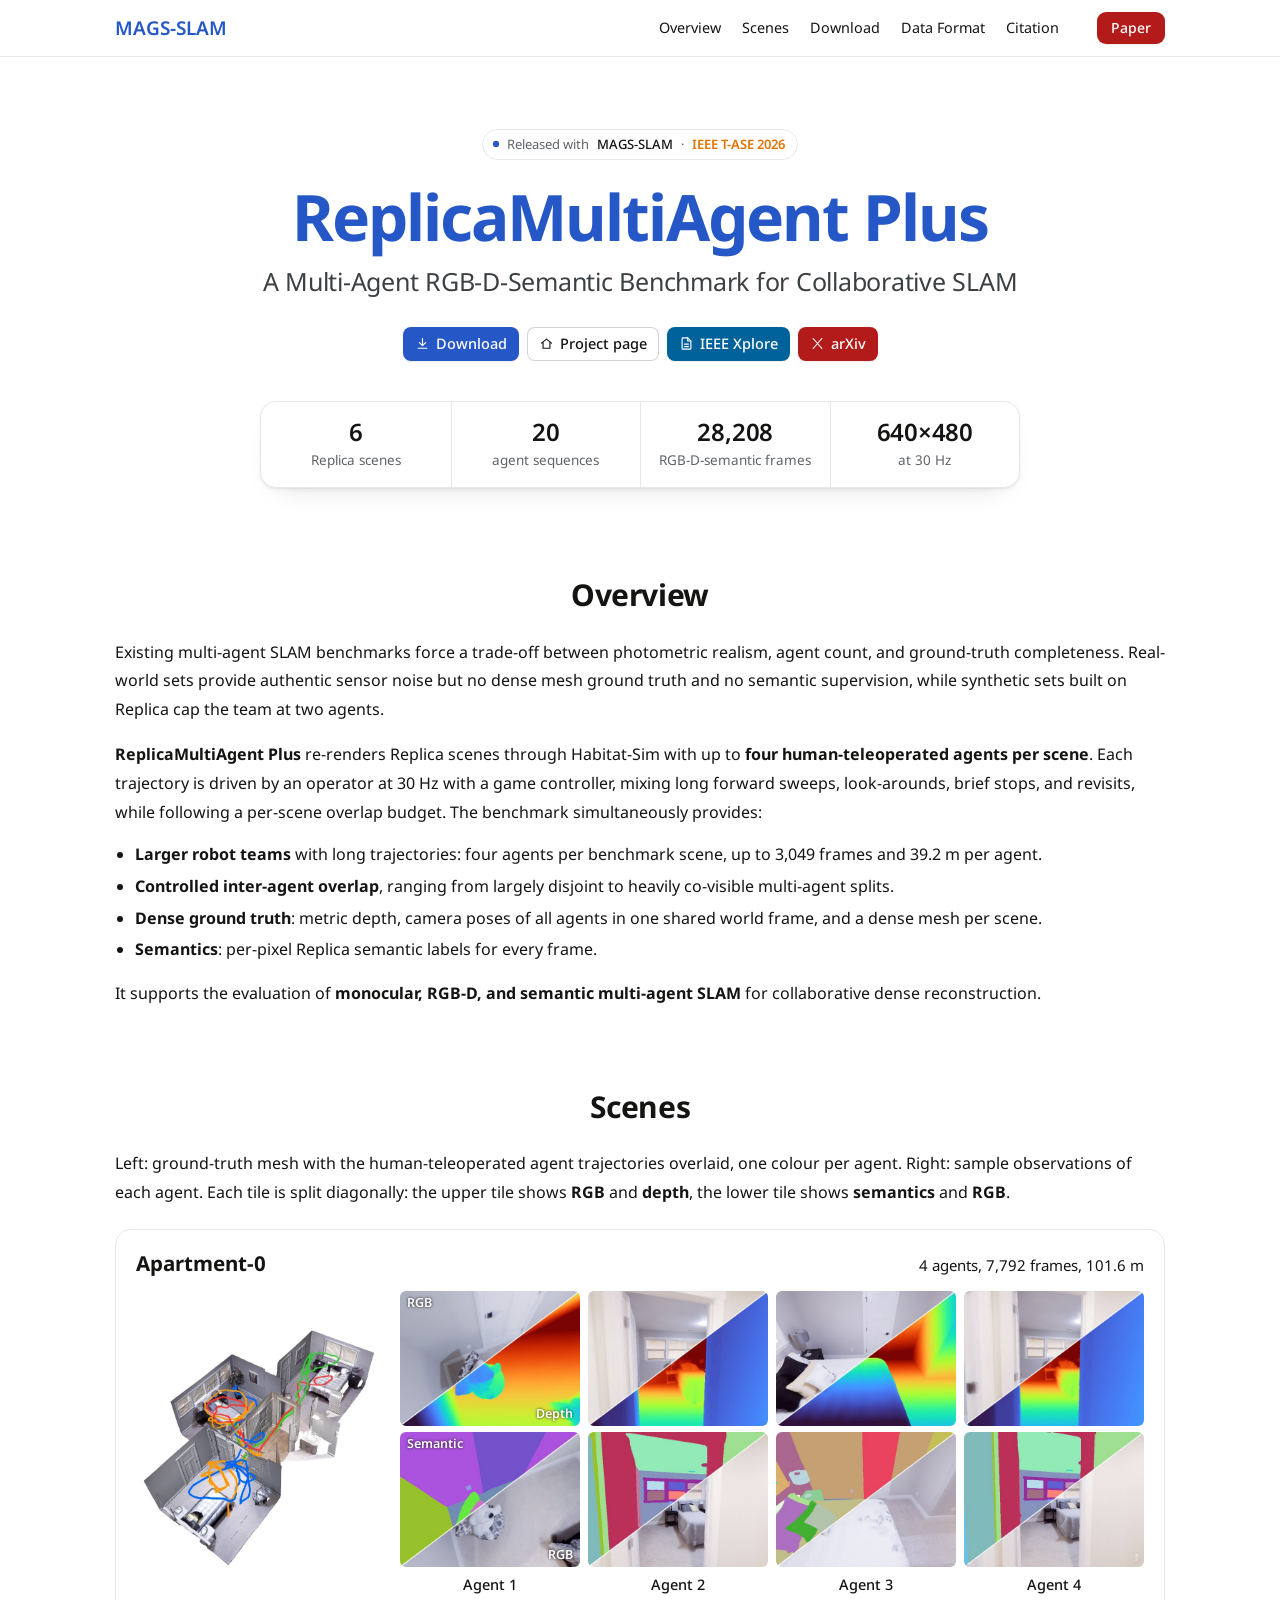
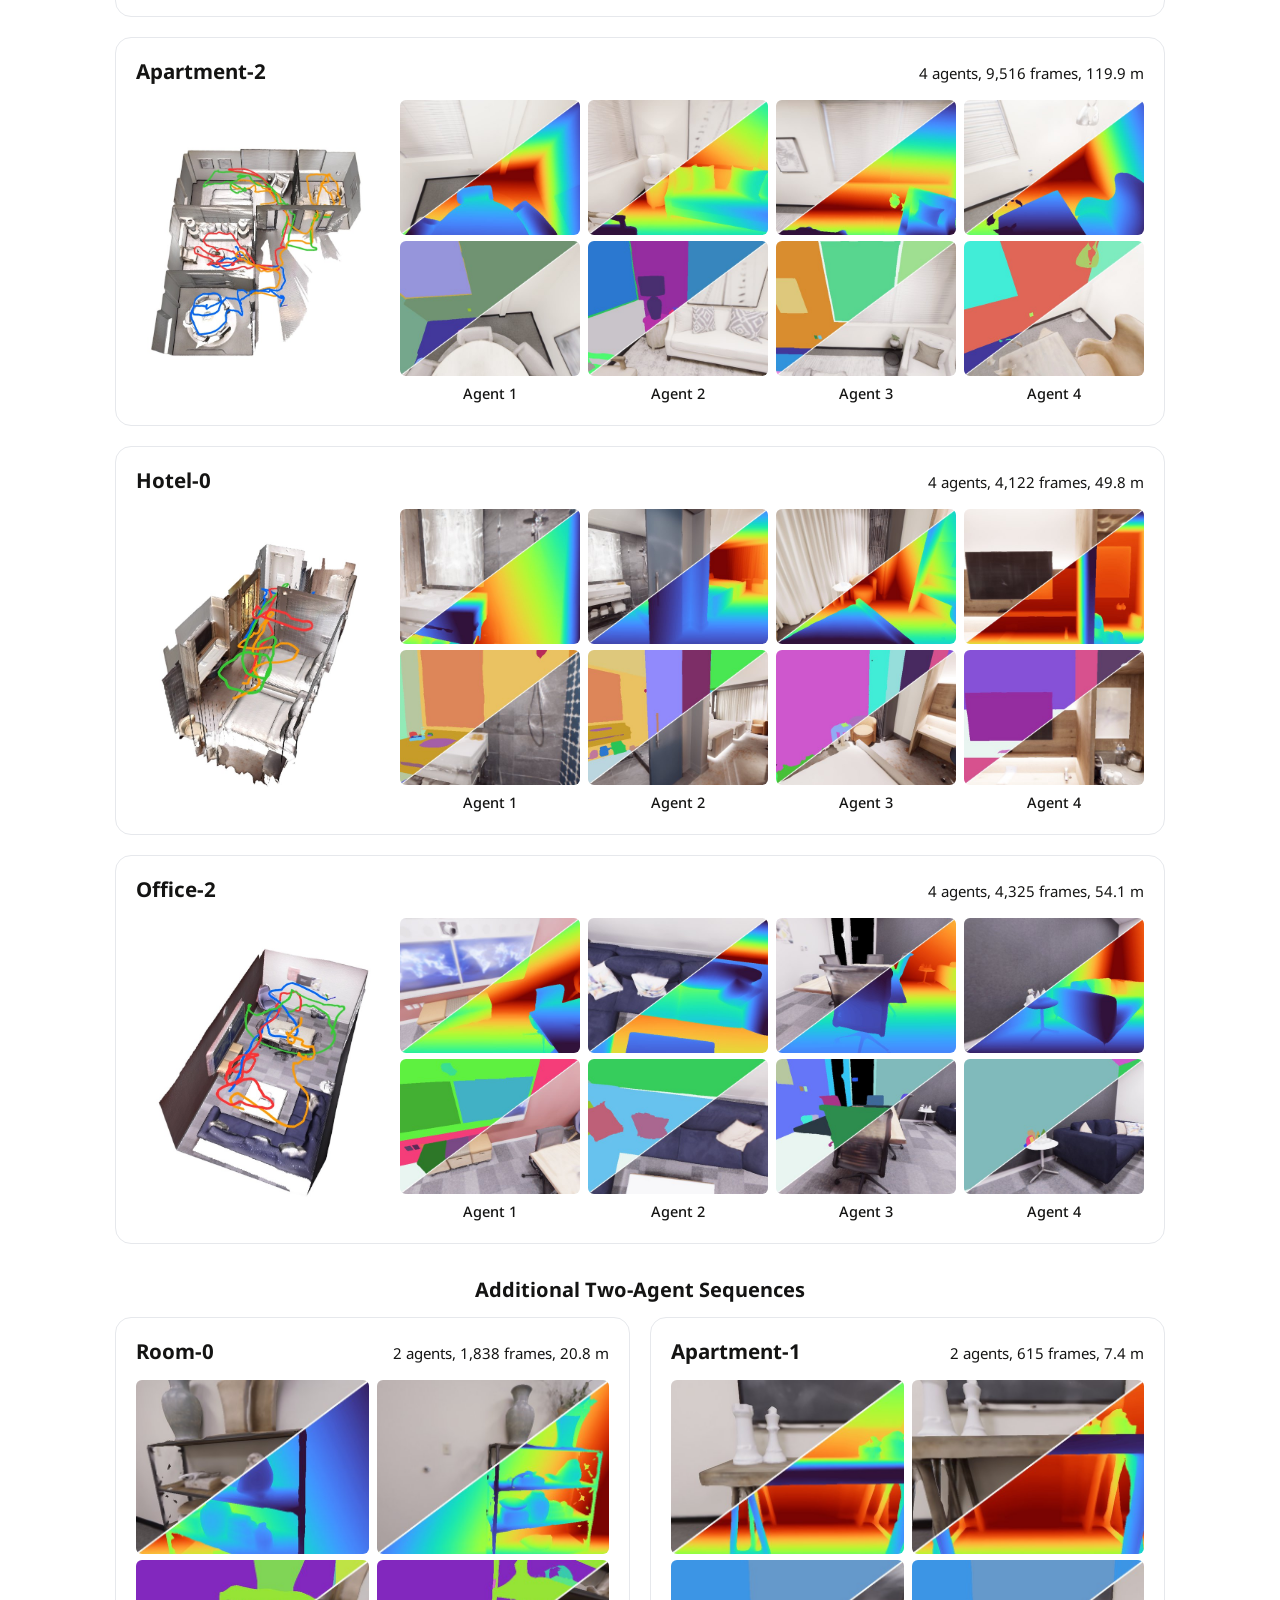
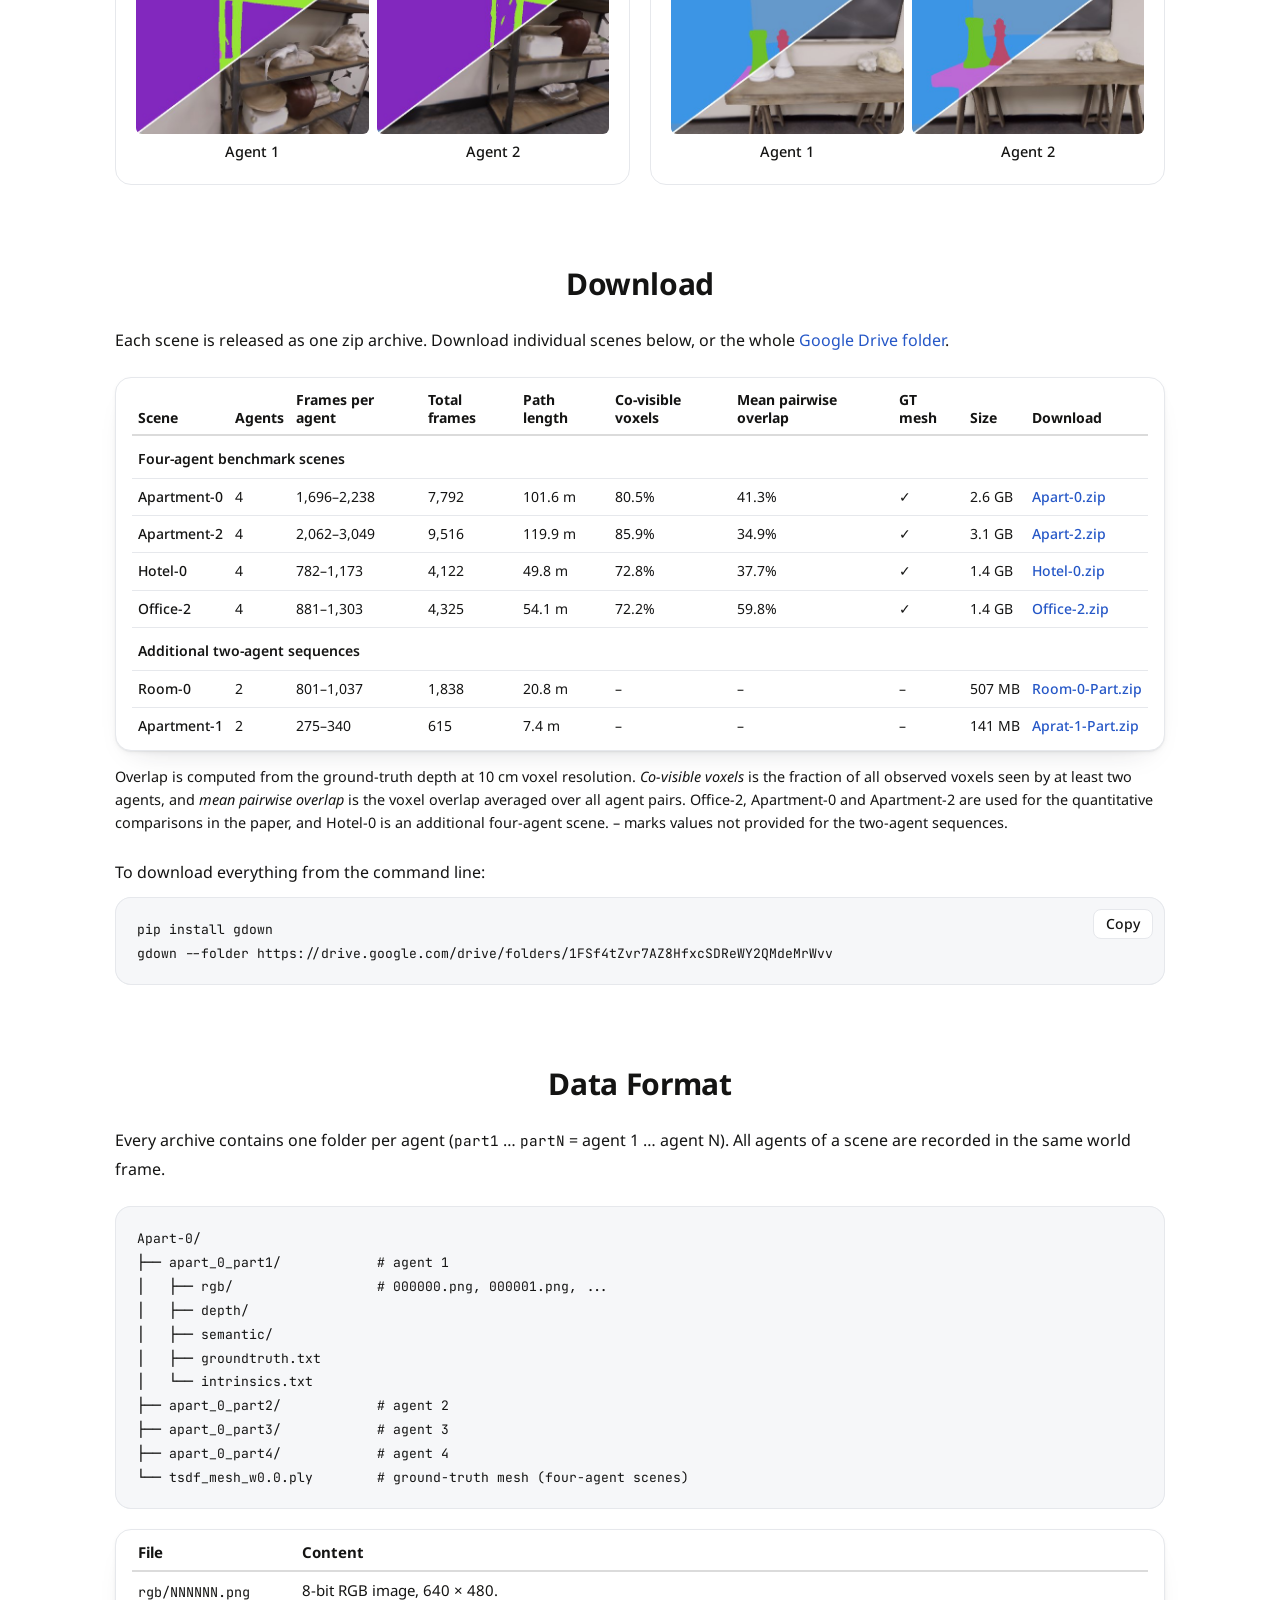
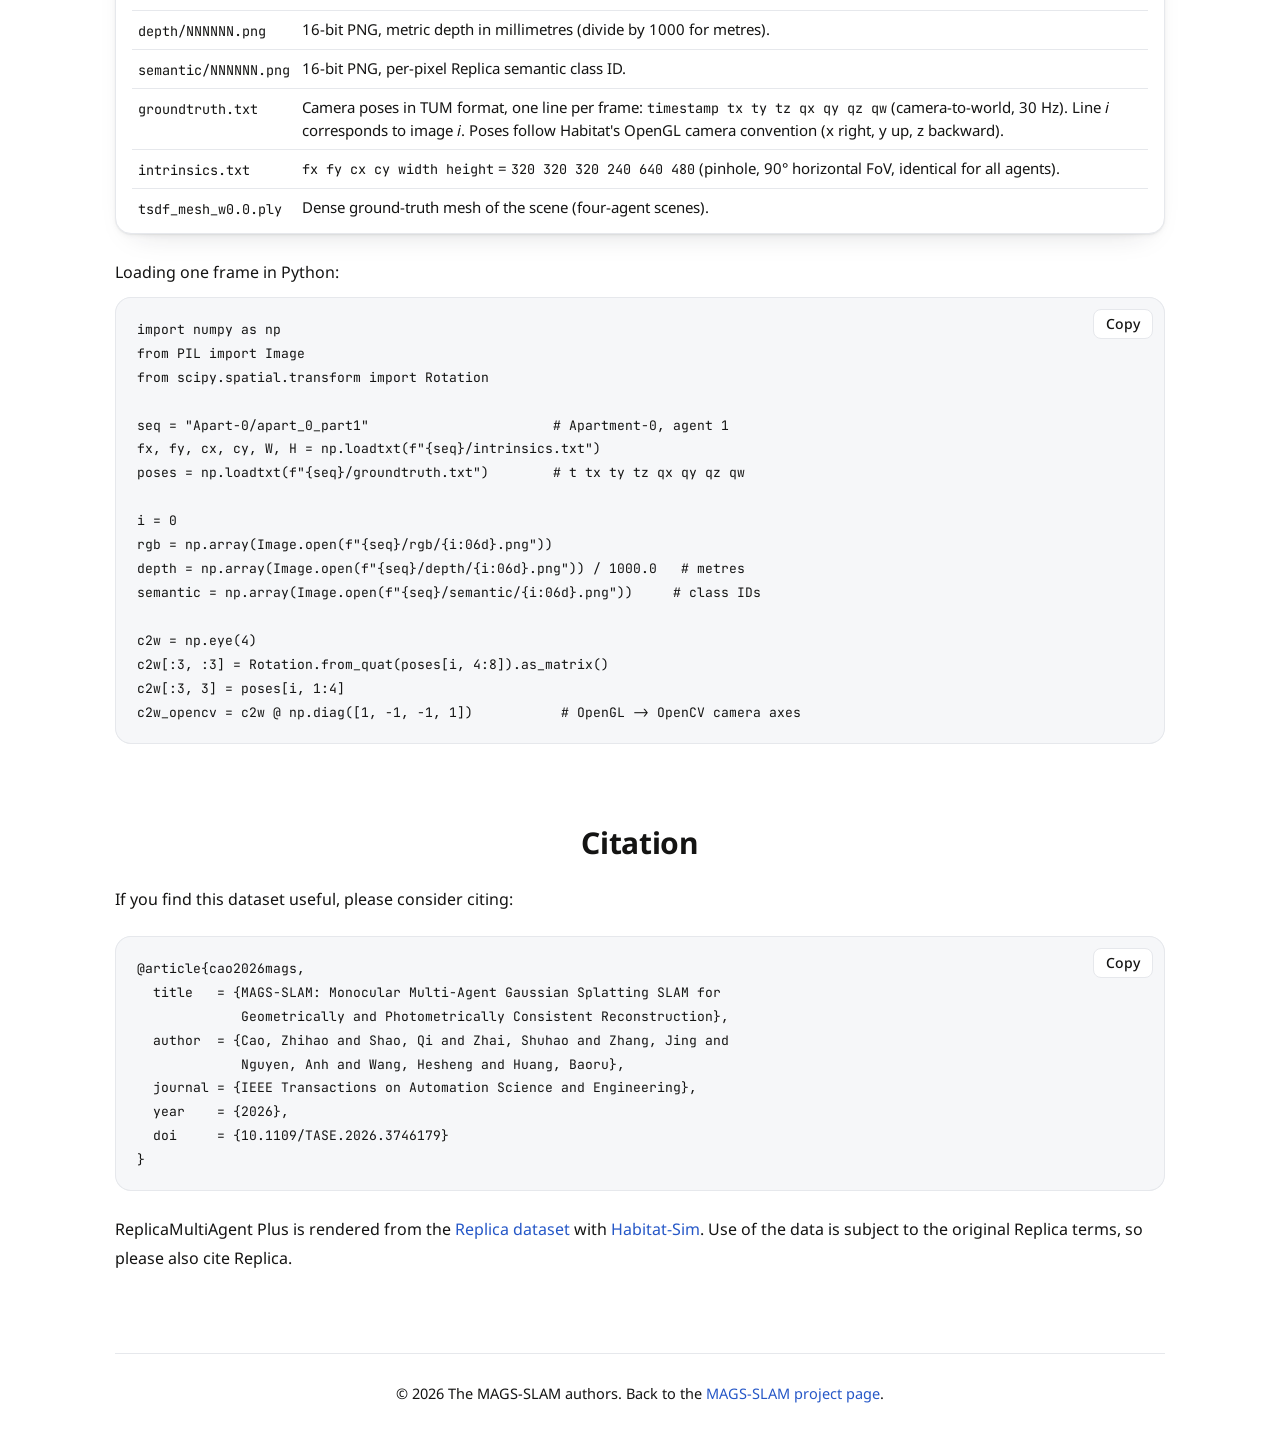
<file: dataset/index.html>
<!DOCTYPE html>
<html lang="en">

<head>
    <meta charset="utf-8">
    <meta name="viewport" content="width=device-width, initial-scale=1">
    <title>ReplicaMultiAgent Plus Dataset | MAGS-SLAM</title>
    <meta name="description" content="ReplicaMultiAgent Plus: a multi-agent RGB-D-semantic benchmark for collaborative SLAM, released with MAGS-SLAM (IEEE T-ASE 2026).">
    <meta name="keywords" content="Multi-agent SLAM, Collaborative SLAM, Gaussian Splatting, Dataset, Benchmark, Replica, Semantic SLAM">

    <meta property="og:type" content="website">
    <meta property="og:title" content="ReplicaMultiAgent Plus Dataset">
    <meta property="og:description" content="A multi-agent RGB-D-semantic benchmark for collaborative SLAM, released with MAGS-SLAM.">
    <meta property="og:url" content="https://mags-slam.github.io/dataset/">
    <meta property="og:image" content="https://mags-slam.github.io/static/images/og.jpg">
    <meta name="twitter:card" content="summary_large_image">
    <meta name="twitter:image" content="https://mags-slam.github.io/static/images/og.jpg">

    <link rel="preconnect" href="https://fonts.googleapis.com">
    <link rel="preconnect" href="https://fonts.gstatic.com" crossorigin>
    <link href="https://fonts.googleapis.com/css2?family=Google+Sans:wght@400;500;600;700&family=Noto+Sans:wght@400;500;700&family=JetBrains+Mono:wght@400;500&display=swap" rel="stylesheet">
    <link rel="stylesheet" href="../static/css/site.css?v=30">
</head>

<body>
    <header class="nav">
        <div class="nav-inner">
            <a class="nav-brand" href="../">MAGS-SLAM</a>
            <nav class="nav-links" aria-label="Sections">
                <a href="#overview">Overview</a>
                <a href="#scenes">Scenes</a>
                <a href="#download">Download</a>
                <a href="#format">Data Format</a>
                <a href="#citation">Citation</a>
            </nav>
            <a class="btn btn-arxiv btn-sm" href="https://arxiv.org/pdf/2605.10760" target="_blank" rel="noopener">Paper</a>
        </div>
    </header>

    <main id="top">
        <section class="hero hero-dataset wrap">
            <p class="eyebrow"><i></i>Released with <a href="../">MAGS-SLAM</a> &middot; <b>IEEE T-ASE 2026</b></p>
            <h1 class="title title-short"><span class="title-name">ReplicaMultiAgent Plus</span><span class="title-sub">A&nbsp;Multi&#8209;Agent RGB&#8209;D&#8209;Semantic Benchmark for Collaborative&nbsp;SLAM</span></h1>

            <div class="links">
                <a class="btn btn-data" href="https://drive.google.com/drive/folders/1FSf4tZvr7AZ8HfxcSDReWY2QMdeMrWvv" target="_blank" rel="noopener">
                    <svg viewBox="0 0 24 24" aria-hidden="true"><path d="M12 4v11M7 10.5l5 5 5-5M5 19.5h14"/></svg>
                    Download</a>
                <a class="btn btn-outline" href="../">
                    <svg viewBox="0 0 24 24" aria-hidden="true"><path d="M4 11.5 12 5l8 6.5M6.5 10v9.5h11V10"/></svg>
                    Project page</a>
                <a class="btn btn-ieee" href="https://doi.org/10.1109/TASE.2026.3746179" target="_blank" rel="noopener">
                    <svg viewBox="0 0 24 24" aria-hidden="true"><path d="M14 3H6a1 1 0 0 0-1 1v16a1 1 0 0 0 1 1h12a1 1 0 0 0 1-1V8z"/><path d="M14 3v5h5M9 13h6M9 17h6"/></svg>
                    IEEE Xplore</a>
                <a class="btn btn-arxiv" href="https://arxiv.org/abs/2605.10760" target="_blank" rel="noopener">
                    <svg viewBox="0 0 24 24" aria-hidden="true"><path d="M5 4l14 16M19 4L5 20"/></svg>
                    arXiv</a>
            </div>

            <dl class="stats">
                <div><dt>6</dt><dd>Replica scenes</dd></div>
                <div><dt>20</dt><dd>agent sequences</dd></div>
                <div><dt>28,208</dt><dd>RGB-D-semantic frames</dd></div>
                <div><dt>640&times;480</dt><dd>at 30 Hz</dd></div>
            </dl>
        </section>

        <section class="block wrap" id="overview">
            <h2>Overview</h2>
            <div class="prose">
                <p>Existing multi-agent SLAM benchmarks force a trade-off between photometric realism, agent count, and ground-truth completeness. Real-world sets provide authentic sensor noise but no dense mesh ground truth and no semantic supervision, while synthetic sets built on Replica cap the team at two agents.</p>
                <p><strong>ReplicaMultiAgent Plus</strong> re-renders Replica scenes through Habitat-Sim with up to <strong>four human-teleoperated agents per scene</strong>. Each trajectory is driven by an operator at 30&nbsp;Hz with a game controller, mixing long forward sweeps, look-arounds, brief stops, and revisits, while following a per-scene overlap budget. The benchmark simultaneously provides:</p>
                <ul class="features">
                    <li><strong>Larger robot teams</strong> with long trajectories: four agents per benchmark scene, up to 3,049 frames and 39.2&nbsp;m per agent.</li>
                    <li><strong>Controlled inter-agent overlap</strong>, ranging from largely disjoint to heavily co-visible multi-agent splits.</li>
                    <li><strong>Dense ground truth</strong>: metric depth, camera poses of all agents in one shared world frame, and a dense mesh per scene.</li>
                    <li><strong>Semantics</strong>: per-pixel Replica semantic labels for every frame.</li>
                </ul>
                <p>It supports the evaluation of <strong>monocular, RGB-D, and semantic multi-agent SLAM</strong> for collaborative dense reconstruction.</p>
            </div>
        </section>

        <section class="block wrap" id="scenes">
            <h2>Scenes</h2>
            <p class="intro">Left: ground-truth mesh with the human-teleoperated agent trajectories overlaid, one colour per agent. Right: sample observations of each agent. Each tile is split diagonally: the upper tile shows <strong>RGB</strong> and <strong>depth</strong>, the lower tile shows <strong>semantics</strong> and <strong>RGB</strong>.</p>

            <article class="scene">
                <header class="scene-head"><h3>Apartment-0</h3><span>4 agents, 7,792 frames, 101.6 m</span></header>
                <div class="scene-body">
                    <img class="scene-mesh" src="../static/dataset/apart0_mesh.jpg" alt="Apartment-0 ground-truth mesh with four agent trajectories" width="693" height="748" loading="lazy">
                    <div class="agents">
                        <figure>
                            <div class="tile"><img src="../static/dataset/apart0_agent1_rgbd.jpg" alt="Apartment-0, agent 1: RGB and depth" width="480" height="360" loading="lazy"><span class="tag tl">RGB</span><span class="tag br">Depth</span></div>
                            <div class="tile"><img src="../static/dataset/apart0_agent1_sem.jpg" alt="Apartment-0, agent 1: semantic and RGB" width="480" height="360" loading="lazy"><span class="tag tl">Semantic</span><span class="tag br">RGB</span></div>
                            <figcaption>Agent 1</figcaption>
                        </figure>
                        <figure>
                            <div class="tile"><img src="../static/dataset/apart0_agent2_rgbd.jpg" alt="Apartment-0, agent 2: RGB and depth" width="480" height="360" loading="lazy"></div>
                            <div class="tile"><img src="../static/dataset/apart0_agent2_sem.jpg" alt="Apartment-0, agent 2: semantic and RGB" width="480" height="360" loading="lazy"></div>
                            <figcaption>Agent 2</figcaption>
                        </figure>
                        <figure>
                            <div class="tile"><img src="../static/dataset/apart0_agent3_rgbd.jpg" alt="Apartment-0, agent 3: RGB and depth" width="480" height="360" loading="lazy"></div>
                            <div class="tile"><img src="../static/dataset/apart0_agent3_sem.jpg" alt="Apartment-0, agent 3: semantic and RGB" width="480" height="360" loading="lazy"></div>
                            <figcaption>Agent 3</figcaption>
                        </figure>
                        <figure>
                            <div class="tile"><img src="../static/dataset/apart0_agent4_rgbd.jpg" alt="Apartment-0, agent 4: RGB and depth" width="480" height="360" loading="lazy"></div>
                            <div class="tile"><img src="../static/dataset/apart0_agent4_sem.jpg" alt="Apartment-0, agent 4: semantic and RGB" width="480" height="360" loading="lazy"></div>
                            <figcaption>Agent 4</figcaption>
                        </figure>
                    </div>
                </div>
            </article>

            <article class="scene">
                <header class="scene-head"><h3>Apartment-2</h3><span>4 agents, 9,516 frames, 119.9 m</span></header>
                <div class="scene-body">
                    <img class="scene-mesh" src="../static/dataset/apart2_mesh.jpg" alt="Apartment-2 ground-truth mesh with four agent trajectories" width="693" height="748" loading="lazy">
                    <div class="agents">
                        <figure>
                            <div class="tile"><img src="../static/dataset/apart2_agent1_rgbd.jpg" alt="Apartment-2, agent 1: RGB and depth" width="480" height="360" loading="lazy"></div>
                            <div class="tile"><img src="../static/dataset/apart2_agent1_sem.jpg" alt="Apartment-2, agent 1: semantic and RGB" width="480" height="360" loading="lazy"></div>
                            <figcaption>Agent 1</figcaption>
                        </figure>
                        <figure>
                            <div class="tile"><img src="../static/dataset/apart2_agent2_rgbd.jpg" alt="Apartment-2, agent 2: RGB and depth" width="480" height="360" loading="lazy"></div>
                            <div class="tile"><img src="../static/dataset/apart2_agent2_sem.jpg" alt="Apartment-2, agent 2: semantic and RGB" width="480" height="360" loading="lazy"></div>
                            <figcaption>Agent 2</figcaption>
                        </figure>
                        <figure>
                            <div class="tile"><img src="../static/dataset/apart2_agent3_rgbd.jpg" alt="Apartment-2, agent 3: RGB and depth" width="480" height="360" loading="lazy"></div>
                            <div class="tile"><img src="../static/dataset/apart2_agent3_sem.jpg" alt="Apartment-2, agent 3: semantic and RGB" width="480" height="360" loading="lazy"></div>
                            <figcaption>Agent 3</figcaption>
                        </figure>
                        <figure>
                            <div class="tile"><img src="../static/dataset/apart2_agent4_rgbd.jpg" alt="Apartment-2, agent 4: RGB and depth" width="480" height="360" loading="lazy"></div>
                            <div class="tile"><img src="../static/dataset/apart2_agent4_sem.jpg" alt="Apartment-2, agent 4: semantic and RGB" width="480" height="360" loading="lazy"></div>
                            <figcaption>Agent 4</figcaption>
                        </figure>
                    </div>
                </div>
            </article>

            <article class="scene">
                <header class="scene-head"><h3>Hotel-0</h3><span>4 agents, 4,122 frames, 49.8 m</span></header>
                <div class="scene-body">
                    <img class="scene-mesh" src="../static/dataset/hotel0_mesh.jpg" alt="Hotel-0 ground-truth mesh with four agent trajectories" width="693" height="748" loading="lazy">
                    <div class="agents">
                        <figure>
                            <div class="tile"><img src="../static/dataset/hotel0_agent1_rgbd.jpg" alt="Hotel-0, agent 1: RGB and depth" width="480" height="360" loading="lazy"></div>
                            <div class="tile"><img src="../static/dataset/hotel0_agent1_sem.jpg" alt="Hotel-0, agent 1: semantic and RGB" width="480" height="360" loading="lazy"></div>
                            <figcaption>Agent 1</figcaption>
                        </figure>
                        <figure>
                            <div class="tile"><img src="../static/dataset/hotel0_agent2_rgbd.jpg" alt="Hotel-0, agent 2: RGB and depth" width="480" height="360" loading="lazy"></div>
                            <div class="tile"><img src="../static/dataset/hotel0_agent2_sem.jpg" alt="Hotel-0, agent 2: semantic and RGB" width="480" height="360" loading="lazy"></div>
                            <figcaption>Agent 2</figcaption>
                        </figure>
                        <figure>
                            <div class="tile"><img src="../static/dataset/hotel0_agent3_rgbd.jpg" alt="Hotel-0, agent 3: RGB and depth" width="480" height="360" loading="lazy"></div>
                            <div class="tile"><img src="../static/dataset/hotel0_agent3_sem.jpg" alt="Hotel-0, agent 3: semantic and RGB" width="480" height="360" loading="lazy"></div>
                            <figcaption>Agent 3</figcaption>
                        </figure>
                        <figure>
                            <div class="tile"><img src="../static/dataset/hotel0_agent4_rgbd.jpg" alt="Hotel-0, agent 4: RGB and depth" width="480" height="360" loading="lazy"></div>
                            <div class="tile"><img src="../static/dataset/hotel0_agent4_sem.jpg" alt="Hotel-0, agent 4: semantic and RGB" width="480" height="360" loading="lazy"></div>
                            <figcaption>Agent 4</figcaption>
                        </figure>
                    </div>
                </div>
            </article>

            <article class="scene">
                <header class="scene-head"><h3>Office-2</h3><span>4 agents, 4,325 frames, 54.1 m</span></header>
                <div class="scene-body">
                    <img class="scene-mesh" src="../static/dataset/office2_mesh.jpg" alt="Office-2 ground-truth mesh with four agent trajectories" width="693" height="748" loading="lazy">
                    <div class="agents">
                        <figure>
                            <div class="tile"><img src="../static/dataset/office2_agent1_rgbd.jpg" alt="Office-2, agent 1: RGB and depth" width="480" height="360" loading="lazy"></div>
                            <div class="tile"><img src="../static/dataset/office2_agent1_sem.jpg" alt="Office-2, agent 1: semantic and RGB" width="480" height="360" loading="lazy"></div>
                            <figcaption>Agent 1</figcaption>
                        </figure>
                        <figure>
                            <div class="tile"><img src="../static/dataset/office2_agent2_rgbd.jpg" alt="Office-2, agent 2: RGB and depth" width="480" height="360" loading="lazy"></div>
                            <div class="tile"><img src="../static/dataset/office2_agent2_sem.jpg" alt="Office-2, agent 2: semantic and RGB" width="480" height="360" loading="lazy"></div>
                            <figcaption>Agent 2</figcaption>
                        </figure>
                        <figure>
                            <div class="tile"><img src="../static/dataset/office2_agent3_rgbd.jpg" alt="Office-2, agent 3: RGB and depth" width="480" height="360" loading="lazy"></div>
                            <div class="tile"><img src="../static/dataset/office2_agent3_sem.jpg" alt="Office-2, agent 3: semantic and RGB" width="480" height="360" loading="lazy"></div>
                            <figcaption>Agent 3</figcaption>
                        </figure>
                        <figure>
                            <div class="tile"><img src="../static/dataset/office2_agent4_rgbd.jpg" alt="Office-2, agent 4: RGB and depth" width="480" height="360" loading="lazy"></div>
                            <div class="tile"><img src="../static/dataset/office2_agent4_sem.jpg" alt="Office-2, agent 4: semantic and RGB" width="480" height="360" loading="lazy"></div>
                            <figcaption>Agent 4</figcaption>
                        </figure>
                    </div>
                </div>
            </article>

            <h3 class="subhead">Additional Two-Agent Sequences</h3>
            <div class="scene-pair">
                <article class="scene">
                    <header class="scene-head"><h3>Room-0</h3><span>2 agents, 1,838 frames, 20.8 m</span></header>
                    <div class="agents is-two">
                        <figure>
                            <div class="tile"><img src="../static/dataset/room0_agent1_rgbd.jpg" alt="Room-0, agent 1: RGB and depth" width="480" height="360" loading="lazy"></div>
                            <div class="tile"><img src="../static/dataset/room0_agent1_sem.jpg" alt="Room-0, agent 1: semantic and RGB" width="480" height="360" loading="lazy"></div>
                            <figcaption>Agent 1</figcaption>
                        </figure>
                        <figure>
                            <div class="tile"><img src="../static/dataset/room0_agent2_rgbd.jpg" alt="Room-0, agent 2: RGB and depth" width="480" height="360" loading="lazy"></div>
                            <div class="tile"><img src="../static/dataset/room0_agent2_sem.jpg" alt="Room-0, agent 2: semantic and RGB" width="480" height="360" loading="lazy"></div>
                            <figcaption>Agent 2</figcaption>
                        </figure>
                    </div>
                </article>
                <article class="scene">
                    <header class="scene-head"><h3>Apartment-1</h3><span>2 agents, 615 frames, 7.4 m</span></header>
                    <div class="agents is-two">
                        <figure>
                            <div class="tile"><img src="../static/dataset/apart1_agent1_rgbd.jpg" alt="Apartment-1, agent 1: RGB and depth" width="480" height="360" loading="lazy"></div>
                            <div class="tile"><img src="../static/dataset/apart1_agent1_sem.jpg" alt="Apartment-1, agent 1: semantic and RGB" width="480" height="360" loading="lazy"></div>
                            <figcaption>Agent 1</figcaption>
                        </figure>
                        <figure>
                            <div class="tile"><img src="../static/dataset/apart1_agent2_rgbd.jpg" alt="Apartment-1, agent 2: RGB and depth" width="480" height="360" loading="lazy"></div>
                            <div class="tile"><img src="../static/dataset/apart1_agent2_sem.jpg" alt="Apartment-1, agent 2: semantic and RGB" width="480" height="360" loading="lazy"></div>
                            <figcaption>Agent 2</figcaption>
                        </figure>
                    </div>
                </article>
            </div>
        </section>

        <section class="block wrap" id="download">
            <h2>Download</h2>
            <p class="intro">Each scene is released as one zip archive. Download individual scenes below, or the whole <a href="https://drive.google.com/drive/folders/1FSf4tZvr7AZ8HfxcSDReWY2QMdeMrWvv" target="_blank" rel="noopener">Google Drive folder</a>.</p>

            <figure class="table-figure">
                <div class="table-scroll">
                    <table class="data">
                        <thead>
                            <tr>
                                <th scope="col">Scene</th>
                                <th scope="col">Agents</th>
                                <th scope="col">Frames per agent</th>
                                <th scope="col">Total frames</th>
                                <th scope="col">Path length</th>
                                <th scope="col">Co-visible voxels</th>
                                <th scope="col">Mean pairwise overlap</th>
                                <th scope="col">GT mesh</th>
                                <th scope="col">Size</th>
                                <th scope="col">Download</th>
                            </tr>
                        </thead>
                        <tbody>
                            <tr class="group-row"><td colspan="10">Four-agent benchmark scenes</td></tr>
                            <tr><th scope="row">Apartment-0</th><td>4</td><td>1,696&ndash;2,238</td><td>7,792</td><td>101.6 m</td><td>80.5%</td><td>41.3%</td><td>&#x2713;</td><td>2.6 GB</td><td><a href="https://drive.google.com/file/d/1QE28hqLz--6QYis_Mga-8BreljMOPITG/view?usp=sharing" target="_blank" rel="noopener">Apart-0.zip</a></td></tr>
                            <tr><th scope="row">Apartment-2</th><td>4</td><td>2,062&ndash;3,049</td><td>9,516</td><td>119.9 m</td><td>85.9%</td><td>34.9%</td><td>&#x2713;</td><td>3.1 GB</td><td><a href="https://drive.google.com/file/d/1d4FjtAXtJuTEPQrvEZVFxeAa9AJe-3g0/view?usp=sharing" target="_blank" rel="noopener">Apart-2.zip</a></td></tr>
                            <tr><th scope="row">Hotel-0</th><td>4</td><td>782&ndash;1,173</td><td>4,122</td><td>49.8 m</td><td>72.8%</td><td>37.7%</td><td>&#x2713;</td><td>1.4 GB</td><td><a href="https://drive.google.com/file/d/1erqTCfXgxfROpqrGzEqRjtZVDmPS18jh/view?usp=sharing" target="_blank" rel="noopener">Hotel-0.zip</a></td></tr>
                            <tr><th scope="row">Office-2</th><td>4</td><td>881&ndash;1,303</td><td>4,325</td><td>54.1 m</td><td>72.2%</td><td>59.8%</td><td>&#x2713;</td><td>1.4 GB</td><td><a href="https://drive.google.com/file/d/1jL7r1u0OeOe1X1Ep18Tcn9S0t7qZwFk4/view?usp=sharing" target="_blank" rel="noopener">Office-2.zip</a></td></tr>
                            <tr class="group-row"><td colspan="10">Additional two-agent sequences</td></tr>
                            <tr><th scope="row">Room-0</th><td>2</td><td>801&ndash;1,037</td><td>1,838</td><td>20.8 m</td><td>&ndash;</td><td>&ndash;</td><td>&ndash;</td><td>507 MB</td><td><a href="https://drive.google.com/file/d/1U3mAXhE_X4mWO3DWFFL-pjP9GrU-j1_c/view?usp=sharing" target="_blank" rel="noopener">Room-0-Part.zip</a></td></tr>
                            <tr><th scope="row">Apartment-1</th><td>2</td><td>275&ndash;340</td><td>615</td><td>7.4 m</td><td>&ndash;</td><td>&ndash;</td><td>&ndash;</td><td>141 MB</td><td><a href="https://drive.google.com/file/d/1haMNO_-lhqdcN3MLSbCx6kx_twKy5yiZ/view?usp=sharing" target="_blank" rel="noopener">Aprat-1-Part.zip</a></td></tr>
                        </tbody>
                    </table>
                </div>
                <figcaption>Overlap is computed from the ground-truth depth at 10&nbsp;cm voxel resolution. <em>Co-visible voxels</em> is the fraction of all observed voxels seen by at least two agents, and <em>mean pairwise overlap</em> is the voxel overlap averaged over all agent pairs. Office-2, Apartment-0 and Apartment-2 are used for the quantitative comparisons in the paper, and Hotel-0 is an additional four-agent scene. &ndash; marks values not provided for the two-agent sequences.</figcaption>
            </figure>

            <p class="intro intro-gap">To download everything from the command line:</p>
            <div class="code">
                <button type="button" class="copy" data-role="copy">Copy</button>
<pre><code>pip install gdown
gdown --folder https://drive.google.com/drive/folders/1FSf4tZvr7AZ8HfxcSDReWY2QMdeMrWvv</code></pre>
            </div>
        </section>

        <section class="block wrap" id="format">
            <h2>Data Format</h2>
            <p class="intro">Every archive contains one folder per agent (<code>part1</code> &hellip; <code>partN</code> = agent 1 &hellip; agent N). All agents of a scene are recorded in the same world frame.</p>
            <div class="code">
<pre><code>Apart-0/
├── apart_0_part1/            # agent 1
│   ├── rgb/                  # 000000.png, 000001.png, ...
│   ├── depth/
│   ├── semantic/
│   ├── groundtruth.txt
│   └── intrinsics.txt
├── apart_0_part2/            # agent 2
├── apart_0_part3/            # agent 3
├── apart_0_part4/            # agent 4
└── tsdf_mesh_w0.0.ply        # ground-truth mesh (four-agent scenes)</code></pre>
            </div>

            <div class="table-scroll table-gap">
                <table class="data files">
                    <thead><tr><th scope="col">File</th><th scope="col">Content</th></tr></thead>
                    <tbody>
                        <tr><th scope="row"><code>rgb/NNNNNN.png</code></th><td>8-bit RGB image, 640 &times; 480.</td></tr>
                        <tr><th scope="row"><code>depth/NNNNNN.png</code></th><td>16-bit PNG, metric depth in millimetres (divide by 1000 for metres).</td></tr>
                        <tr><th scope="row"><code>semantic/NNNNNN.png</code></th><td>16-bit PNG, per-pixel Replica semantic class ID.</td></tr>
                        <tr><th scope="row"><code>groundtruth.txt</code></th><td>Camera poses in TUM format, one line per frame: <code>timestamp tx ty tz qx qy qz qw</code> (camera-to-world, 30&nbsp;Hz). Line <em>i</em> corresponds to image <em>i</em>. Poses follow Habitat's OpenGL camera convention (x right, y up, z backward).</td></tr>
                        <tr><th scope="row"><code>intrinsics.txt</code></th><td><code>fx fy cx cy width height</code> = <code>320 320 320 240 640 480</code> (pinhole, 90&deg; horizontal FoV, identical for all agents).</td></tr>
                        <tr><th scope="row"><code>tsdf_mesh_w0.0.ply</code></th><td>Dense ground-truth mesh of the scene (four-agent scenes).</td></tr>
                    </tbody>
                </table>
            </div>

            <p class="intro intro-gap">Loading one frame in Python:</p>
            <div class="code">
                <button type="button" class="copy" data-role="copy">Copy</button>
<pre><code>import numpy as np
from PIL import Image
from scipy.spatial.transform import Rotation

seq = "Apart-0/apart_0_part1"                       # Apartment-0, agent 1
fx, fy, cx, cy, W, H = np.loadtxt(f"{seq}/intrinsics.txt")
poses = np.loadtxt(f"{seq}/groundtruth.txt")        # t tx ty tz qx qy qz qw

i = 0
rgb = np.array(Image.open(f"{seq}/rgb/{i:06d}.png"))
depth = np.array(Image.open(f"{seq}/depth/{i:06d}.png")) / 1000.0   # metres
semantic = np.array(Image.open(f"{seq}/semantic/{i:06d}.png"))     # class IDs

c2w = np.eye(4)
c2w[:3, :3] = Rotation.from_quat(poses[i, 4:8]).as_matrix()
c2w[:3, 3] = poses[i, 1:4]
c2w_opencv = c2w @ np.diag([1, -1, -1, 1])           # OpenGL -> OpenCV camera axes</code></pre>
            </div>
        </section>

        <section class="block wrap" id="citation">
            <h2>Citation</h2>
            <p class="intro">If you find this dataset useful, please consider citing:</p>
            <div class="code">
                <button type="button" class="copy" data-role="copy">Copy</button>
<pre><code>@article{cao2026mags,
  title   = {MAGS-SLAM: Monocular Multi-Agent Gaussian Splatting SLAM for
             Geometrically and Photometrically Consistent Reconstruction},
  author  = {Cao, Zhihao and Shao, Qi and Zhai, Shuhao and Zhang, Jing and
             Nguyen, Anh and Wang, Hesheng and Huang, Baoru},
  journal = {IEEE Transactions on Automation Science and Engineering},
  year    = {2026},
  doi     = {10.1109/TASE.2026.3746179}
}</code></pre>
            </div>
            <p class="intro intro-gap">ReplicaMultiAgent Plus is rendered from the <a href="https://github.com/facebookresearch/Replica-Dataset" target="_blank" rel="noopener">Replica dataset</a> with <a href="https://github.com/facebookresearch/habitat-sim" target="_blank" rel="noopener">Habitat-Sim</a>. Use of the data is subject to the original Replica terms, so please also cite Replica.</p>
        </section>
    </main>

    <footer class="footer wrap">
        <p>&copy; 2026 The MAGS-SLAM authors. Back to the <a href="../">MAGS-SLAM project page</a>.</p>
    </footer>

    <script>
        document.querySelectorAll('[data-role="copy"]').forEach(btn => btn.addEventListener('click', async () => {
            try {
                await navigator.clipboard.writeText(btn.parentElement.querySelector('code').textContent);
                btn.textContent = 'Copied';
            } catch (e) {
                btn.textContent = 'Press Ctrl+C';
            }
            setTimeout(() => { btn.textContent = 'Copy'; }, 1600);
        }));
    </script>
</body>

</html>
</file>
<file: static/css/site.css>
/* site.css — MAGS-SLAM project page */

:root {
    --ink: #141413;
    --accent: #2557c7;
    --accent-ink: #1b449e;
    --accent-tint: #eef3fd;
    --coral: #4a78da;
    --venue: #e37400;
    --line: #e6e8ec;
    --surface: #f6f7f9;
    --stage: #f6f7f9;
    --arxiv: #b31b1b;
    --github: #2e3136;
    --ieee: #00629b;
    --content: 1050px;
    --serif: 'Google Sans', 'Noto Sans', -apple-system, BlinkMacSystemFont, 'Segoe UI', sans-serif;
    --sans: 'Noto Sans', -apple-system, BlinkMacSystemFont, 'Segoe UI', sans-serif;
    --mono: ui-monospace, 'SF Mono', 'JetBrains Mono', Menlo, Consolas, monospace;
    --radius: 16px;
    --sheet-shadow: 0 1px 1px rgba(30, 34, 42, 0.05), 0 2px 6px -2px rgba(30, 34, 42, 0.08), 0 14px 30px -20px rgba(30, 34, 42, 0.22);
}

*, *::before, *::after { box-sizing: border-box; }

html { scroll-behavior: smooth; scroll-padding-top: 72px; -webkit-text-size-adjust: 100%; }

body {
    margin: 0;
    background: #fff;
    color: var(--ink);
    font: 400 16px/1.6 var(--sans);
    -webkit-font-smoothing: antialiased;
    text-rendering: optimizeLegibility;
}

a { color: var(--accent); text-decoration: none; }
a:hover { color: var(--accent-ink); }
img, video { display: block; max-width: 100%; }
button { font: inherit; color: inherit; }
sup { font-size: 0.68em; line-height: 0; }

.wrap { width: min(var(--content), 100% - 32px); margin-inline: auto; }

/* Navigation */

.nav {
    position: sticky;
    top: 0;
    z-index: 20;
    background: rgba(255, 255, 255, 0.88);
    -webkit-backdrop-filter: saturate(160%) blur(14px);
    backdrop-filter: saturate(160%) blur(14px);
    border-bottom: 1px solid var(--line);
}
/* On the main page the bar slides in once the title block has scrolled away. */
.nav.nav-auto { position: fixed; left: 0; right: 0; transform: translateY(-100%); transition: transform 0.3s ease; }
.nav.nav-auto.show { transform: none; }

.nav-inner {
    display: flex;
    align-items: center;
    gap: 28px;
    height: 56px;
    width: min(var(--content), 100% - 32px);
    margin-inline: auto;
}

.nav-brand { flex: none; font: 600 19px/1 var(--serif); color: var(--accent); white-space: nowrap; }
.nav-brand:hover { color: var(--accent-ink); }

.nav-links { display: flex; gap: 1px; margin-left: auto; overflow-x: auto; scrollbar-width: none; }
.nav-links::-webkit-scrollbar { display: none; }
.nav-links a { color: var(--ink); font-size: 14.4px; padding: 5px 10px; border-radius: 999px; white-space: nowrap; transition: background 0.2s ease; }
.nav-links a:hover { color: var(--ink); background: var(--accent-tint); }
.nav-links a.is-on { background: var(--accent-tint); color: var(--accent-ink); font-weight: 700; }

/* Hero */

.hero { padding: 56px 0 8px; text-align: center; }

.title {
    margin: 0 auto;
    max-width: none;
    font: 500 clamp(27px, 3.9vw, 46px)/1.18 var(--serif);
    letter-spacing: -0.02em;
    text-wrap: balance;
}

.title-name { color: var(--accent); font-weight: 700; }
.nowrap { white-space: nowrap; }
/* On wide screens the title sets in three fixed lines. */
.title-br { display: none; }
@media (min-width: 1000px) {
    .title-lines { text-wrap: nowrap; }
    .title-br { display: inline; }
}

.authors {
    margin: 30px auto 0;
    font-size: 16.5px;
    line-height: 1.75;
}
.authors a { color: var(--ink); font-weight: 500; white-space: nowrap; }
.authors a:hover { color: var(--accent); }
.authors sup { margin-left: 1px; margin-right: 12px; font-size: 0.62em; }
.authors sup:last-child { margin-right: 0; }

.affiliations, .notes {
    display: flex;
    flex-wrap: wrap;
    justify-content: center;
    gap: 2px 16px;
    margin: 10px auto 0;
    max-width: 900px;
    font-size: 14px;
    line-height: 1.7;
}
.notes { margin-top: 4px; font-size: 13px; color: #5f6368; }

.venue {
    margin: 16px 0 0;
    font: 600 18.4px/1.4 var(--serif);
    color: var(--venue);
}

/* Buttons */

.links { display: flex; flex-wrap: wrap; justify-content: center; gap: 8px; margin-top: 24px; }
.links-center { margin-top: 24px; }

.btn {
    --glow: rgba(0, 0, 0, 0.4);
    display: inline-flex;
    align-items: center;
    gap: 0.5em;
    height: 36px;
    padding: 0 13px;
    border-radius: 9px;
    font-size: 15px;
    font-weight: 500;
    white-space: nowrap;
    color: #fff;
    background: var(--github);
    box-shadow: 0 1px 2px rgba(0, 0, 0, 0.08);
    transition: transform 0.2s ease, box-shadow 0.2s ease, filter 0.2s ease;
}
.btn:hover { color: #fff; filter: brightness(0.9); transform: translateY(-2px); box-shadow: 0 12px 22px -10px var(--glow), 0 2px 4px rgba(0, 0, 0, 0.06); }
.btn:active { transform: translateY(0) scale(0.97); }
.btn svg { width: 15px; height: 15px; flex: none; fill: none; stroke: currentColor; stroke-width: 1.8; stroke-linecap: round; stroke-linejoin: round; }
.btn svg.fill { fill: currentColor; stroke: none; }
.btn-sm { height: 32px; padding: 0 14px; font-size: 14px; }
.btn-ieee { --glow: rgba(0, 98, 155, 0.5); background: var(--ieee); }
.btn-arxiv { --glow: rgba(179, 27, 27, 0.45); background: var(--arxiv); }
.btn-github { --glow: rgba(46, 49, 54, 0.5); background: var(--github); }
.btn-data { --glow: rgba(37, 87, 199, 0.5); background: var(--accent); }
.btn-outline { background: #fff; color: var(--ink); box-shadow: inset 0 0 0 1px #cfd3d9; }
.btn-outline:hover { color: var(--ink); filter: none; box-shadow: inset 0 0 0 1px var(--ink), 0 12px 22px -12px rgba(0, 0, 0, 0.25); }

/* Teaser */

.teaser { padding-top: 40px; }

.lead {
    margin: 0 auto 22px;
    text-align: center;
    font: 400 17px/1.6 var(--serif);
    text-wrap: balance;
}
.lead strong { color: var(--accent); font-weight: 700; }

.media { display: block; overflow: hidden; border: 1px solid var(--line); border-radius: var(--radius); background: var(--stage); box-shadow: var(--sheet-shadow); }
.media video, .media img { width: 100%; height: auto; }

figure { margin: 0; }
figcaption { margin-top: 13.6px; font-size: 14.4px; line-height: 1.6; text-align: left; }
.fig-no { font-weight: 700; }
figcaption p { margin: 0 0 8px; }

/* Sections */

.block { padding: 80px 0 0; }
main { counter-reset: sec; }
.block.num > h2::before {
    counter-increment: sec;
    content: counter(sec, decimal-leading-zero);
    display: inline-block;
    margin-right: 0.7rem;
    font: 500 0.62em/1 var(--mono);
    letter-spacing: 0.04em;
    color: var(--accent);
    vertical-align: 0.3em;
}

h2 {
    margin: 0 0 24px;
    text-align: center;
    font: 700 30px/1.25 var(--serif);
    letter-spacing: -0.012em;
}

h3 {
    margin: 48px 0 14px;
    font: 700 20px/1.35 var(--serif);
}
h2 + h3 { margin-top: 0; }

.prose p, .intro { margin: 0 0 16px; text-align: left; line-height: 1.8; }
.prose p:last-child { margin-bottom: 0; }
.intro { margin-bottom: 22px; }

.hint { margin: 10px 0 0; font-size: 14.4px; color: #5f6368; }

.stages { margin: 0; padding-left: 20px; }
.stages li { margin-bottom: 6px; padding-left: 2px; }

.zoomable { cursor: zoom-in; background: #fff; padding: 16px; }

/* Two-column rows: figure or table beside a short list of findings. */
.split { display: grid; grid-template-columns: minmax(0, 1.1fr) minmax(0, 1fr); gap: 36px; align-items: center; }
.split-viewer { grid-template-columns: minmax(0, 0.8fr) minmax(0, 1.4fr); }
.split-wide { grid-template-columns: minmax(0, 1.55fr) minmax(0, 1fr); gap: 30px; }
.split-wide .zoomable { padding: 8px; }
.split-viewer .intro { margin: 0; }
.split-viewer .viewer { aspect-ratio: 4 / 3; }
.points { margin: 0; padding: 0; list-style: none; display: grid; gap: 14px; }
.points li { position: relative; padding-left: 21px; font-size: 15.5px; line-height: 1.65; }
.points li::before { content: ''; position: absolute; left: 3px; top: 0.66em; width: 6px; height: 6px; border-radius: 2px; background: var(--accent); }
.table-tabs { flex-wrap: wrap; gap: 10px 26px; width: auto; }
.tab-group { display: flex; align-items: center; gap: 6px; }
.tab-title { margin-right: 4px; font-size: 12px; font-weight: 700; letter-spacing: 0.09em; text-transform: uppercase; color: #5f6368; }
td.metric { font-weight: 600; vertical-align: middle; border-right: 1px solid var(--line); }

/* Abstract card */

.sheet { padding: 20px 24px; border: 1px solid var(--line); border-radius: var(--radius); background: #fff; box-shadow: var(--sheet-shadow); }
.abs-points { margin: 0; padding: 0; list-style: none; display: grid; gap: 10px; }
.abs-points li { position: relative; padding-left: 21px; line-height: 1.6; }
.abs-points li::before { content: ''; position: absolute; left: 3px; top: 0.66em; width: 6px; height: 6px; border-radius: 2px; background: var(--accent); }
details.abs summary { margin-top: 14px; cursor: pointer; list-style: none; font-size: 15px; font-weight: 500; color: var(--accent); }
details.abs summary::-webkit-details-marker { display: none; }
details.abs summary::before { content: '+ '; font-family: var(--mono); }
details.abs[open] summary::before { content: '\2212  '; }
details.abs p { margin: 12px 0 0; font-size: 15.2px; line-height: 1.75; color: #33332f; }

/* Segmented controls and chips */

/* Controls: white keys with a thin border; the chosen one turns pale blue. */
.seg { display: inline-flex; flex-wrap: wrap; gap: 6px; }
.seg button, .chip {
    display: inline-flex;
    align-items: center;
    gap: 6px;
    height: 32px;
    padding: 0 12px;
    border: 1px solid var(--line);
    border-radius: 8px;
    background: #fff;
    font-size: 14.5px;
    font-weight: 400;
    cursor: pointer;
    white-space: nowrap;
    transition: border-color 0.2s ease, background 0.2s ease, color 0.2s ease, transform 0.1s ease;
}
.seg button:hover, .chip:hover { border-color: var(--coral); color: var(--accent); }
.seg button:active, .chip:active { transform: scale(0.97); }
.seg button.is-on, .chip.is-on { border-color: rgba(37, 87, 199, 0.4); background: var(--accent-tint); color: var(--accent-ink); font-weight: 500; }
.seg button:disabled { opacity: 0.45; cursor: progress; }
.seg button i { width: 8px; height: 8px; border-radius: 2px; display: inline-block; }
.seg-center { display: flex; justify-content: center; gap: 10px; margin: 0 auto 18px; }
.seg-center button { height: 33px; padding: 0 14px; font-size: 14.5px; }

.icon-btn {
    display: inline-grid;
    place-items: center;
    width: 32px;
    height: 32px;
    border: 1px solid var(--line);
    border-radius: 8px;
    background: #fff;
    cursor: pointer;
    transition: border-color 0.2s ease, color 0.2s ease;
}
.icon-btn:hover { border-color: var(--coral); color: var(--accent); }
.icon-btn svg { width: 16px; height: 16px; fill: none; stroke: currentColor; stroke-width: 1.8; stroke-linecap: round; stroke-linejoin: round; }
.icon-btn svg.fill { fill: currentColor; stroke: none; }
.icon-btn .i-pause, .icon-btn.is-on .i-play { display: none; }
.icon-btn.is-on .i-pause { display: block; }
/* The replay key is the one filled control, as on the reference page. */
.icon-btn[data-role="play"] { border: 0; background: var(--coral); color: #fff; }
.icon-btn[data-role="play"]:hover { background: var(--accent); color: #fff; }
.icon-btn[data-role="play"] svg { width: 13px; height: 13px; }

/* 3D viewer */

.viewer-card {
    border: 1px solid var(--line);
    border-radius: var(--radius);
    overflow: hidden;
    background: #fff;
    box-shadow: var(--sheet-shadow);
}

.viewer {
    position: relative;
    aspect-ratio: 2 / 1;
    background: var(--stage);
    touch-action: pan-y;
}
.viewer canvas { display: block; width: 100%; height: 100%; outline: none; }

.viewer-bar {
    display: flex;
    flex-wrap: wrap;
    align-items: center;
    gap: 10px 12px;
    padding: 10px 12px;
    border-top: 1px solid var(--line);
    background: #fff;
}
.bar-end { display: flex; gap: 6px; margin-left: auto; }

.replay { display: flex; align-items: center; gap: 8px; flex: 1 1 200px; max-width: 320px; }
.replay input { flex: 1; min-width: 0; height: 16px; margin: 0; background: transparent; cursor: pointer; -webkit-appearance: none; appearance: none; }
.replay input::-webkit-slider-runnable-track { height: 4px; border-radius: 4px; background: #dfe3ea; }
.replay input::-moz-range-track { height: 4px; border-radius: 4px; background: #dfe3ea; }
.replay input::-moz-range-progress { height: 4px; border-radius: 4px; background: var(--coral); }
.replay input::-webkit-slider-thumb { width: 12px; height: 12px; margin-top: -4px; border: 0; border-radius: 4px; background: var(--accent); -webkit-appearance: none; appearance: none; }
.replay input::-moz-range-thumb { width: 12px; height: 12px; border: 0; border-radius: 4px; background: var(--accent); }

.viewer-legend {
    position: absolute;
    left: 14px;
    bottom: 12px;
    display: flex;
    flex-wrap: wrap;
    gap: 6px 14px;
    padding: 6px 10px;
    border-radius: 7px;
    background: rgba(255, 255, 255, 0.92);
    font-size: 14px;
    font-weight: 500;
    pointer-events: none;
}
.viewer-legend:empty { display: none; }
.viewer-legend span { display: inline-flex; align-items: center; gap: 6px; }
.viewer-legend i { width: 14px; height: 3px; border-radius: 2px; display: inline-block; }

.viewer-toast {
    position: absolute;
    left: 50%;
    top: 50%;
    transform: translate(-50%, -50%);
    padding: 10px 16px;
    border-radius: 8px;
    background: rgba(22, 24, 29, 0.82);
    color: #fff;
    font-size: 15px;
    font-weight: 500;
    opacity: 0;
    transition: opacity 0.2s ease;
    pointer-events: none;
}
.viewer-toast.is-on { opacity: 1; }

.viewer-loading {
    position: absolute;
    inset: 0 0 auto 0;
    height: 3px;
    opacity: 0;
    transition: opacity 0.3s ease;
    pointer-events: none;
}
.viewer-loading.is-on { opacity: 1; }
.viewer-progress { height: 100%; background: rgba(37, 87, 199, 0.15); }
.viewer-progress span { display: block; height: 100%; width: 4%; background: var(--accent); transition: width 0.2s ease; }

.viewer-error {
    position: absolute;
    inset: 0;
    display: none;
    place-items: center;
    padding: 24px;
    text-align: center;
    font-size: 16px;
}
.has-error .viewer-error { display: grid; }

.viewer-card:fullscreen { display: flex; flex-direction: column; border: 0; border-radius: 0; }
.viewer-card:fullscreen .viewer { flex: 1; aspect-ratio: auto; }

/* Thumbnail pickers */

.picker { display: flex; flex-wrap: wrap; justify-content: center; gap: 14px 28px; margin-top: 18px; }
.picker-group { display: flex; flex-direction: column; align-items: center; gap: 8px; }
.picker-title { font-size: 12px; font-weight: 700; letter-spacing: 0.09em; text-transform: uppercase; color: #5f6368; }
.picker-row { display: flex; flex-wrap: wrap; justify-content: center; gap: 10px; }

.thumb {
    display: flex;
    flex-direction: column;
    gap: 6px;
    width: 120px;
    padding: 0;
    border: 0;
    background: none;
    cursor: pointer;
    font-size: 14px;
    font-weight: 500;
}
.thumb img {
    width: 120px;
    height: 78px;
    object-fit: cover;
    border-radius: 7px;
    box-shadow: 0 0 0 1px var(--line);
    transition: box-shadow 0.15s ease;
}
.thumb:hover img { box-shadow: 0 0 0 2px rgba(37, 87, 199, 0.35); }
.thumb.is-on img { box-shadow: 0 0 0 2px var(--accent); }
.thumb.is-on span { color: var(--accent-ink); font-weight: 500; }

.gallery .stage { aspect-ratio: 16 / 9; background: #fff; }
.gallery .stage video { width: 100%; height: 100%; object-fit: contain; }

/* Tables */

.table-figure { margin-top: 4px; }
.table-scroll {
    overflow-x: auto;
    -webkit-overflow-scrolling: touch;
    padding: 6px 16px;
    border: 1px solid var(--line);
    border-radius: var(--radius);
    background: #fff;
    box-shadow: var(--sheet-shadow);
}

table {
    width: 100%;
    border-collapse: collapse;
    font-size: 15px;
    font-variant-numeric: tabular-nums;
    white-space: nowrap;
}
th, td { padding: 9px 8px; text-align: center; border-bottom: 1px solid var(--line); }
thead th { font-family: var(--serif); font-weight: 700; }
thead tr:last-child th { border-bottom: 2px solid #dbdbdb; }
tbody tr:last-child > * { border-bottom: 0; }
tbody th { text-align: left; font-weight: 500; padding-left: 4px; }
tbody tr.group-start > * { border-top: 2px solid #dbdbdb; }
tbody tr.ours > * { background: var(--accent-tint); }
tbody tr.ours th { font-weight: 700; color: var(--accent); }
td.best { font-weight: 700; }
td.second, .u { text-decoration: underline; text-underline-offset: 3px; }

/* Citation */

.bibtex, .code { position: relative; }
.bibtex pre, .code pre {
    margin: 0;
    padding: 20px 22px;
    overflow-x: auto;
    border-radius: var(--radius);
    background: var(--surface);
    box-shadow: inset 0 0 0 1px var(--line);
    text-align: left;
    font: 14.5px/1.65 var(--mono);
}
.copy {
    position: absolute;
    top: 12px;
    right: 12px;
    height: 30px;
    padding: 0 12px;
    border: 1px solid var(--line);
    border-radius: 8px;
    background: #fff;
    font-size: 14px;
    font-weight: 500;
    cursor: pointer;
}
.copy:hover { border-color: var(--coral); color: var(--accent); }

.footer { margin-top: 80px; padding: 28px 0 40px; border-top: 1px solid var(--line); font-size: 14.5px; text-align: center; }
.footer p { margin: 0; }

/* Dataset page */

.hero-dataset { padding-top: 72px; }
.eyebrow {
    display: inline-flex;
    align-items: center;
    gap: 8px;
    margin: 0 0 22px;
    padding: 4px 12px 4px 10px;
    border: 1px solid var(--line);
    border-radius: 999px;
    background: #fff;
    font-size: 13px;
    color: #5f6368;
}
.eyebrow i { width: 6px; height: 6px; border-radius: 2px; background: var(--accent); }
.eyebrow a { color: var(--ink); font-weight: 500; }
.eyebrow a:hover { color: var(--accent); }
.eyebrow b { font-weight: 600; color: var(--venue); }
.hero-dataset .title-short { max-width: 1000px; }
.hero-dataset .title-name { display: block; font-size: clamp(36px, 5.6vw, 64px); line-height: 1.08; letter-spacing: -0.03em; }
.title-sub { display: block; margin-top: 14px; font-size: clamp(18px, 2.1vw, 25px); font-weight: 400; line-height: 1.35; letter-spacing: -0.01em; color: #3c4043; }
.hero-dataset .links { gap: 8px; margin-top: 28px; }
.hero-dataset .links .btn { height: 34px; padding: 0 12px; gap: 6px; font-size: 14.5px; border-radius: 8px; }
.hero-dataset .links .btn svg { width: 15px; height: 15px; }
.venue a { color: inherit; text-decoration: underline; text-underline-offset: 3px; text-decoration-thickness: 1px; }

.stats {
    display: grid;
    grid-template-columns: repeat(4, 1fr);
    max-width: 760px;
    margin: 40px auto 0;
    border: 1px solid var(--line);
    border-radius: var(--radius);
    background: #fff;
    box-shadow: var(--sheet-shadow);
}
.stats div { padding: 16px 12px 15px; }
.stats div + div { border-left: 1px solid var(--line); }
.stats dt { font: 600 24px/1.2 var(--serif); letter-spacing: -0.01em; font-variant-numeric: tabular-nums; color: var(--ink); }
.stats dd { margin: 4px 0 0; font-size: 13.5px; color: #5f6368; white-space: nowrap; }

.features { margin: 0 0 16px; padding-left: 20px; }
.features li { margin-bottom: 6px; }

.scene { padding: 20px; margin-bottom: 20px; border: 1px solid var(--line); border-radius: var(--radius); }
.scene-head { display: flex; flex-wrap: wrap; align-items: baseline; justify-content: space-between; gap: 2px 16px; margin-bottom: 14px; }
.scene-head h3 { margin: 0; font-size: 20.5px; }
.scene-head span { font-size: 15px; }
.scene-body { display: grid; grid-template-columns: minmax(0, 1fr) minmax(0, 3fr); gap: 16px; align-items: center; }
.scene-mesh { width: 100%; height: auto; border-radius: 8px; }
.agents { display: grid; grid-template-columns: repeat(4, minmax(0, 1fr)); gap: 8px; }
.agents.is-two { grid-template-columns: repeat(2, minmax(0, 1fr)); }
.agents figcaption { margin-top: 2px; text-align: center; font-size: 14.5px; font-weight: 500; }
.tile { position: relative; margin-bottom: 6px; }
.tile img { width: 100%; height: auto; border-radius: 6px; }
.tag { position: absolute; font-size: 12.5px; font-weight: 600; line-height: 1; color: #fff; text-shadow: 0 0 3px rgba(0, 0, 0, 0.85); }
.tag.tl { top: 6px; left: 7px; }
.tag.br { right: 7px; bottom: 6px; }
.subhead { margin: 32px 0 14px; text-align: center; }
.scene-pair { display: grid; grid-template-columns: repeat(2, minmax(0, 1fr)); gap: 20px; }
.scene-pair .scene { margin-bottom: 0; }

table.data { white-space: nowrap; font-size: 14px; }
table.data th, table.data td { text-align: left; padding: 7px 6px; }
table.data thead th { white-space: normal; vertical-align: bottom; line-height: 1.3; }
table.data td a { font-weight: 500; }
table.data tr.group-row td { padding-top: 12px; font-weight: 600; border-top: 1px solid var(--line); }
table.data.files { white-space: normal; font-size: 15px; }
table.data.files tbody th { white-space: nowrap; vertical-align: top; }
table.data.files td { line-height: 1.55; }
code { font: 0.9em var(--mono); }
.intro-gap { margin-top: 24px; margin-bottom: 10px; }
.table-gap { margin-top: 20px; }

/* Narrow screens */

@media (max-width: 860px) {
    /* Section links move to a second, horizontally scrolling row. */
    html { scroll-padding-top: 108px; }
    .nav-inner { flex-wrap: wrap; justify-content: space-between; gap: 0 16px; height: auto; padding-top: 10px; }
    .nav-links {
        order: 3;
        flex: 0 0 100%;
        gap: 20px;
        margin: 0;
        padding: 8px 0 9px;
        overflow-x: auto;
        scrollbar-width: none;
        -webkit-overflow-scrolling: touch;
    }
    .nav-links::-webkit-scrollbar { display: none; }
    .nav-links a { font-size: 14px; padding: 4px 10px; }
}

@media (max-width: 860px) {
    .split, .split-viewer, .split-wide { grid-template-columns: minmax(0, 1fr); gap: 22px; }
}

@media (max-width: 640px) {
    .table-tabs { gap: 12px 18px; }
    .tab-group { flex-wrap: wrap; justify-content: center; gap: 6px; }
    .tab-title { flex: 0 0 100%; margin: 0; text-align: center; font-size: 11px; }
    .seg-center button { height: 34px; padding: 0 13px; font-size: 14.5px; }
    body { font-size: 15.5px; }
    .hero { padding-top: 40px; }
    .authors { font-size: 15.5px; }
    .affiliations { font-size: 13px; }
    .lead { font-size: 17px; }
    .block { padding-top: 56px; }
    h2 { font-size: 25px; }
    .viewer { aspect-ratio: 4 / 3; }
    .viewer-legend { left: 8px; bottom: 8px; font-size: 13px; }
    .title { font-size: 28px; line-height: 1.22; }
    .authors { margin-top: 20px; line-height: 1.7; }
    .authors sup { margin-right: 8px; }
    .venue { font-size: 16px; }
    figcaption { font-size: 15px; }
    .zoomable { position: relative; }
    .zoomable::after {
        content: 'Tap to enlarge';
        position: absolute;
        right: 8px;
        bottom: 8px;
        padding: 3px 8px;
        border-radius: 6px;
        background: rgba(22, 24, 29, 0.7);
        color: #fff;
        font-size: 12.5px;
        font-weight: 500;
    }

    /* Viewer controls in two rows: display options, then replay and view. */
    .viewer-bar { gap: 8px; padding: 8px 10px; }
    .replay { order: 5; flex: 1 0 60%; max-width: none; }
    .bar-end { order: 6; }
    .viewer-bar [data-role="layer"] { flex: 0 0 100%; flex-wrap: nowrap; overflow-x: auto; scrollbar-width: none; }
    .viewer-bar [data-role="layer"]::-webkit-scrollbar { display: none; }
    #coverage-card .viewer-legend { display: none; }

    /* Thumbnail pickers become one horizontally scrolling strip. */
    .picker {
        flex-wrap: nowrap;
        justify-content: flex-start;
        gap: 18px;
        margin-inline: -16px;
        padding: 0 16px 6px;
        overflow-x: auto;
        scroll-snap-type: x proximity;
        scroll-padding-inline: 16px;
        scrollbar-width: none;
        -webkit-overflow-scrolling: touch;
    }
    .picker::-webkit-scrollbar { display: none; }
    .picker-group { align-items: flex-start; flex: none; }
    .picker-title { font-size: 13px; color: #5b6270; white-space: nowrap; }
    .picker-row { flex-wrap: nowrap; gap: 8px; }
    .thumb { scroll-snap-align: start; flex: none; }
    .thumb, .thumb img { width: 100px; }
    .thumb img { height: 64px; }
    .thumb span { white-space: nowrap; font-size: 13.5px; }

    /* Wide tables scroll sideways; a fade on the right shows there is more. */
    .table-scroll { padding: 4px 10px; }
    table { font-size: 13.5px; }
    th, td { padding: 6px 7px; }
    .bibtex pre, .code pre { padding: 16px; font-size: 12.5px; }
    .hero-dataset { padding-top: 56px; }
    .hero-dataset .title-name { font-size: 34px; }
    .title-sub { font-size: 17.5px; margin-top: 10px; }
    .eyebrow { font-size: 12px; margin-bottom: 18px; }
    .hero-dataset .links .btn { height: 32px; font-size: 14px; }
    .stats { grid-template-columns: repeat(2, 1fr); margin-top: 36px; }
    .stats div { padding: 13px 8px 12px; }
    .stats dt { font-size: 21px; }
    .stats dd { font-size: 13px; white-space: normal; }
    .stats div:nth-child(3) { border-left: 0; }
    .stats div:nth-child(n+3) { border-top: 1px solid var(--line); }
    .scene { padding: 14px; }
    .scene-body { grid-template-columns: 1fr; }
    .scene-mesh { max-width: 240px; margin: 0 auto; }
    .agents { grid-template-columns: repeat(2, minmax(0, 1fr)); }
    .scene-pair { grid-template-columns: 1fr; }
}
</file>
